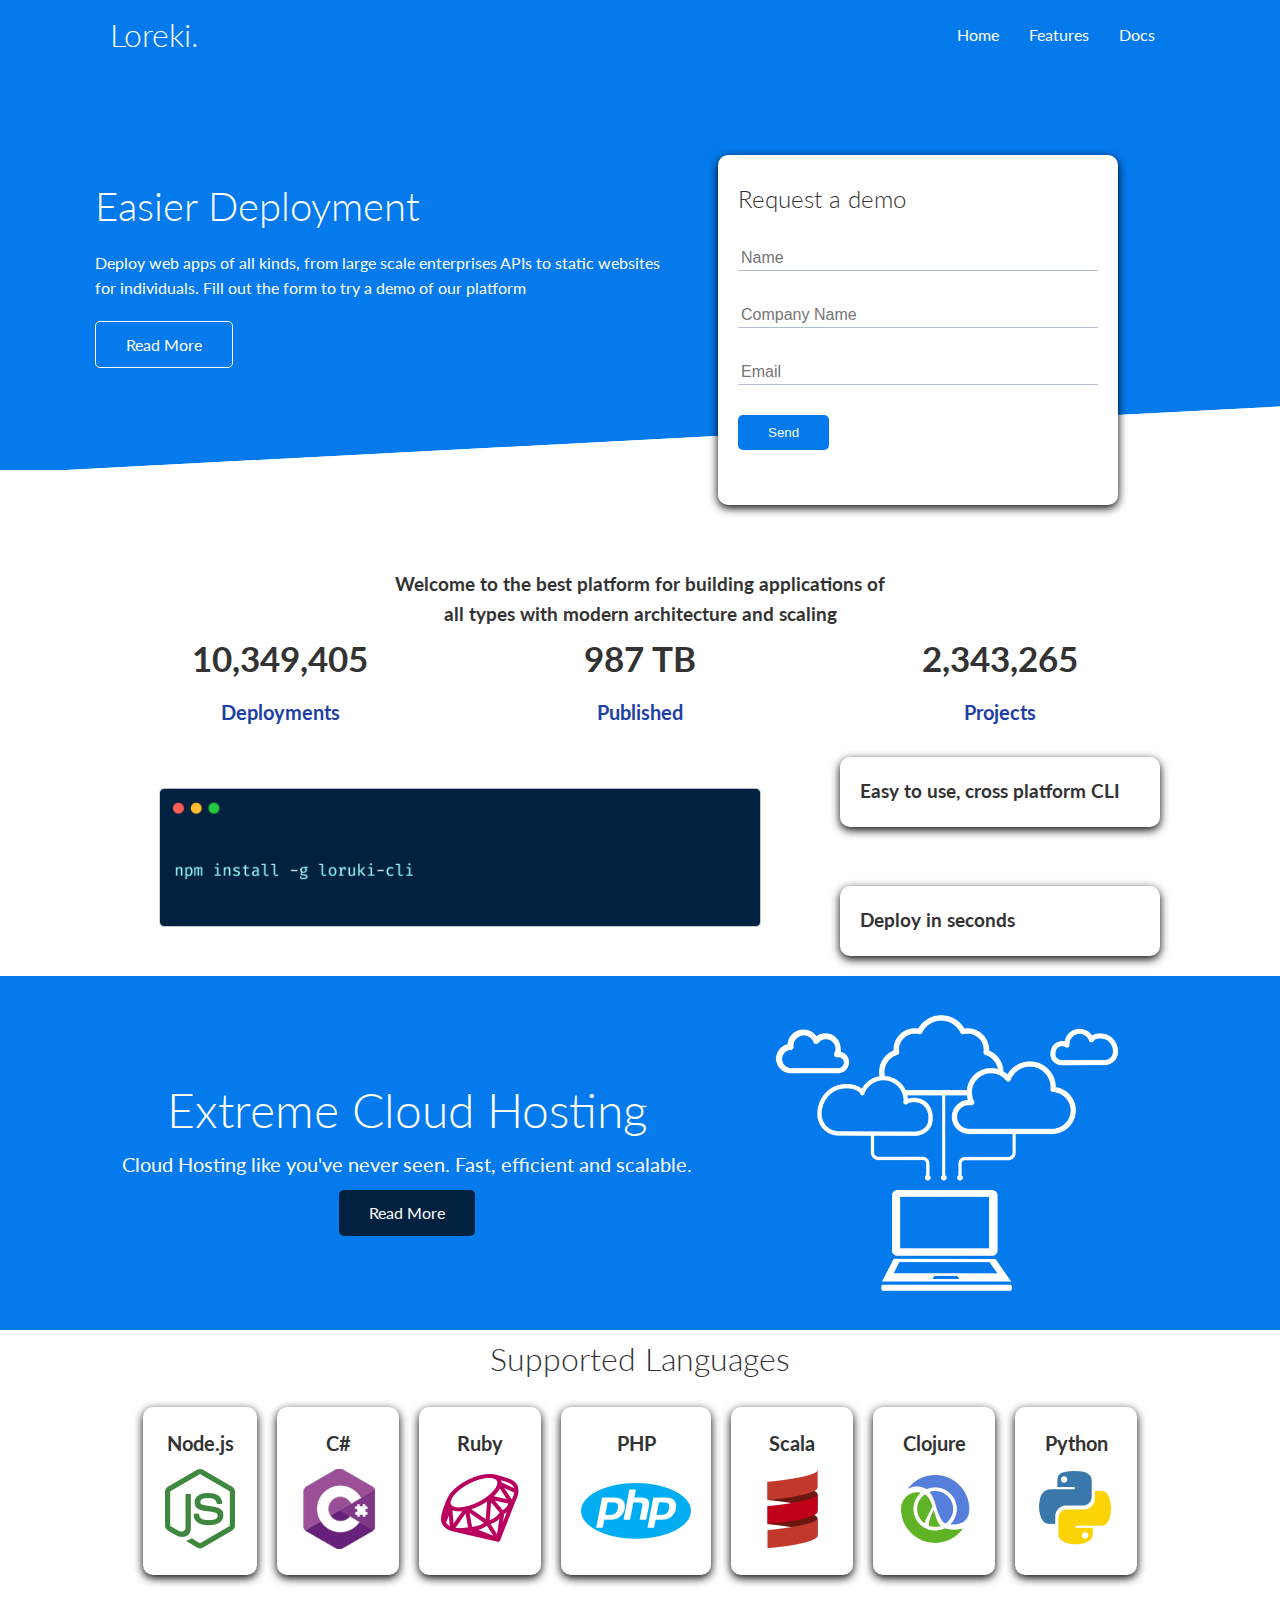
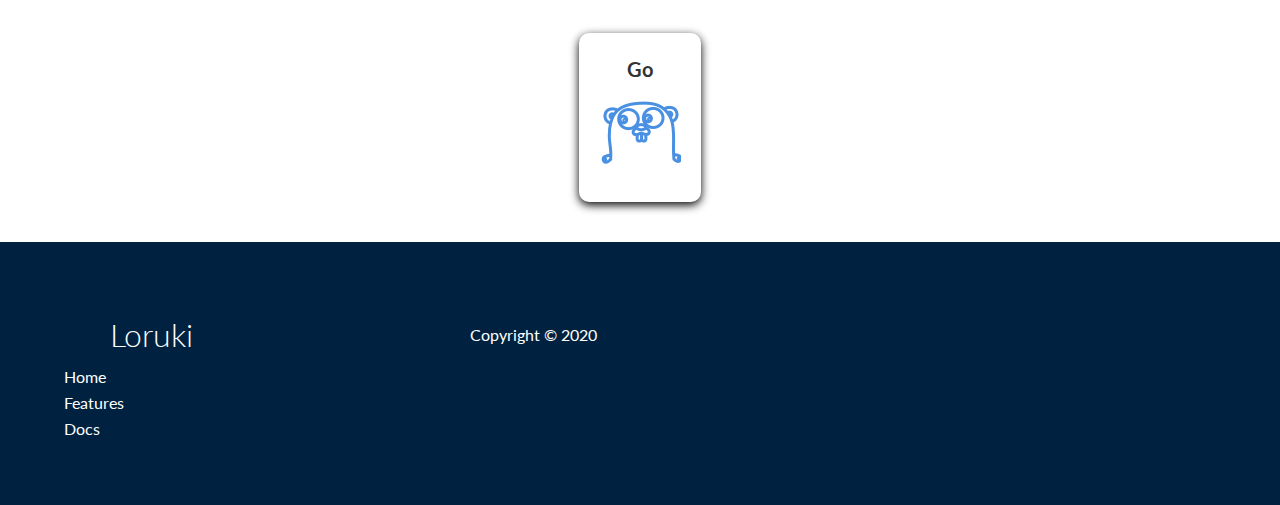
<file: index.html>
<!DOCTYPE html>
<html lang="en">

<head>
    <meta charset="UTF-8">
    <meta http-equiv="X-UA-Compatible" content="IE=edge">
    <meta name="viewport" content="width=device-width, initial-scale=1.0">
    <link rel="stylesheet" href="./style.css" type="text/css">
    <link rel="stylesheet" href="./utilities.css" type="text/css">
    <link rel="stylesheet" href="https://cdnjs.cloudflare.com/ajax/libs/font-awesome/6.0.0-beta3/css/all.min.css"

        integrity="sha512-Fo3rlrZj/k7ujTnHg4CGR2D7kSs0v4LLanw2qksYuRlEzO+tcaEPQogQ0KaoGN26/zrn20ImR1DfuLWnOo7aBA=="
        crossorigin="anonymous" referrerpolicy="no-referrer" />
    <title>Loruki | Cloud Hostig for Everyone</title>
</head>

<body>
    <!--Navbar-->
    <div class="navbar">
        <div class="container flex">
            <h1 class="logo">Loreki.</h1>
            <nav>
                <ul>
                    <li><a href="index.html">Home</a></li>
                    <li><a href="features.html">Features</a></li>
                    <li><a href="docs.html">Docs</a></li>
                </ul>
            </nav>
        </div>
    </div>

    <!-- Showcase -->
    <section class="showcase">
        <div class="container grid">
            <div class="showcase-text">
                <h1>Easier Deployment</h1>
                <p>Deploy web apps of all kinds, from large scale enterprises APIs to static websites for individuals.
                    Fill out the form to try a demo of our platform</p>
                <a href="features.html" class="btn btn-outline">Read More</a>
            </div>
            <div class="showcase-form card">
                <h2>Request a demo</h2>
                <form>
                    <div class="form-control">
                        <input type="text" name="name" placeholder="Name" required>
                    </div>
                    <div class="form-control">
                        <input type="text" name="company" placeholder="Company Name" required>
                    </div>
                    <div class="form-control">
                        <input type="email" name="email" placeholder="Email" required>
                    </div>
                    <input type="submit" value="Send" class="btn btn-primary">
                </form>
            </div>
        </div>
    </section>

    <!-- Stats -->
    <section class="stats">
        <div class="container">
            <h3 class="stats-heading text-center my-1">
                Welcome to the best platform for building applications of all types with modern architecture and scaling
            </h3>
            <div class="grid grid-3 text-center my-4">
                <div>
                    <i class="fas fa-server fa-3x"></i>
                    <h3>10,349,405</h3>
                    <p class="text-secondary">Deployments</p>
                </div>
                <div>   <i class="fas fa-upload fa-3x"></i>
                    <h3>987 TB</h3>
                    <p class="text-secondary">Published</p></div>
                <div>   <i class="fas fa-project-diagram fa-3x"></i>
                    <h3>2,343,265</h3>
                    <p class="text-secondary">Projects</p></div>
            </div>




        </div>
    </section>



    <!-- Cli -->
    <section class="cli">
        <div class="container grid">
            <img src="images/cli.png" alt="">
            <div class="card">
                <h3>Easy to use, cross platform CLI</h3>
            </div>
            <div class="card">
                <h3>Deploy in seconds</h3>
            </div>
        </div>
    </section>

    <!-- CLoud -->
    <section class="cloud bg-primary my-2 py-2">
        <div class="container grid">
            <div class="text-center">
              <h2 class="lg">Extreme Cloud Hosting</h2>
              <p class="lead my-1">Cloud Hosting like you've never seen.
                  Fast, efficient and scalable.
              </p>
              <a href="features.html" class="btn btn-dark">Read More</a>

            </div>
            <img src="images/cloud.png" alt="">
        </div>
    </section>

    <!-- Languages -->
    <section class="languages">
        <h2 class="md text-center my-2">
            Supported Languages
        </h2>
        <div class="container flex">
            <div class="card">
                <h4 class="Nodejsh4">Node.js</h4>
                <img src="images/logos/node.png" alt="">
            </div>
            <div class="card">
                <h4>C#</h4>
                <img src="images/logos/csharp.png" alt="">
            </div>
            <div class="card">
                <h4>Ruby</h4>
                <img src="images/logos/ruby.png" alt="">
            </div>
            <div class="card">
                <h4>PHP</h4>
                <img src="images/logos/php.png" alt="">
            </div>
            <div class="card">
                <h4>Scala</h4>
                <img src="images/logos/scala.png" alt="">
            </div>
            <div class="card">
                <h4>Clojure</h4>
                <img src="images/logos/clojure.png" alt="">
            </div>
            <div class="card">
                <h4>Python</h4>
                <img src="images/logos/python.png" alt="">
            </div>
            <div class="card">
                <h4>Go</h4>
                <img src="images/logos/go.png" alt="">
            </div>

        </div>
    </section>


<!-- Footer -->
<footer class="footer bg-dark py-5">
    <div class="container grid grid-3">
        <h1>Loruki</h1>
        <p>
            Copyright &copy; 2020
        </p>
    </div>
        <nav>
            <ul>
                <li><a href="index.html">Home</a></li>
                <li><a href="features.html">Features</a></li>
                <li><a href="docs.html">Docs</a></li>
            </ul>
        </nav>
        <div class="social">
            <a href="#"><i class="fab-fa-github fa-2x"></i></a>
            <a href="#"><i class="fab-fa-facebook fa-2x"></i></a>
            <a href="#"><i class="fab-fa-instagram fa-2x"></i></a>
            <a href="#"><i class="fab-fa-twitter fa-2x"></i></a>
        </div>

</footer>


</body>


</html>
</file>
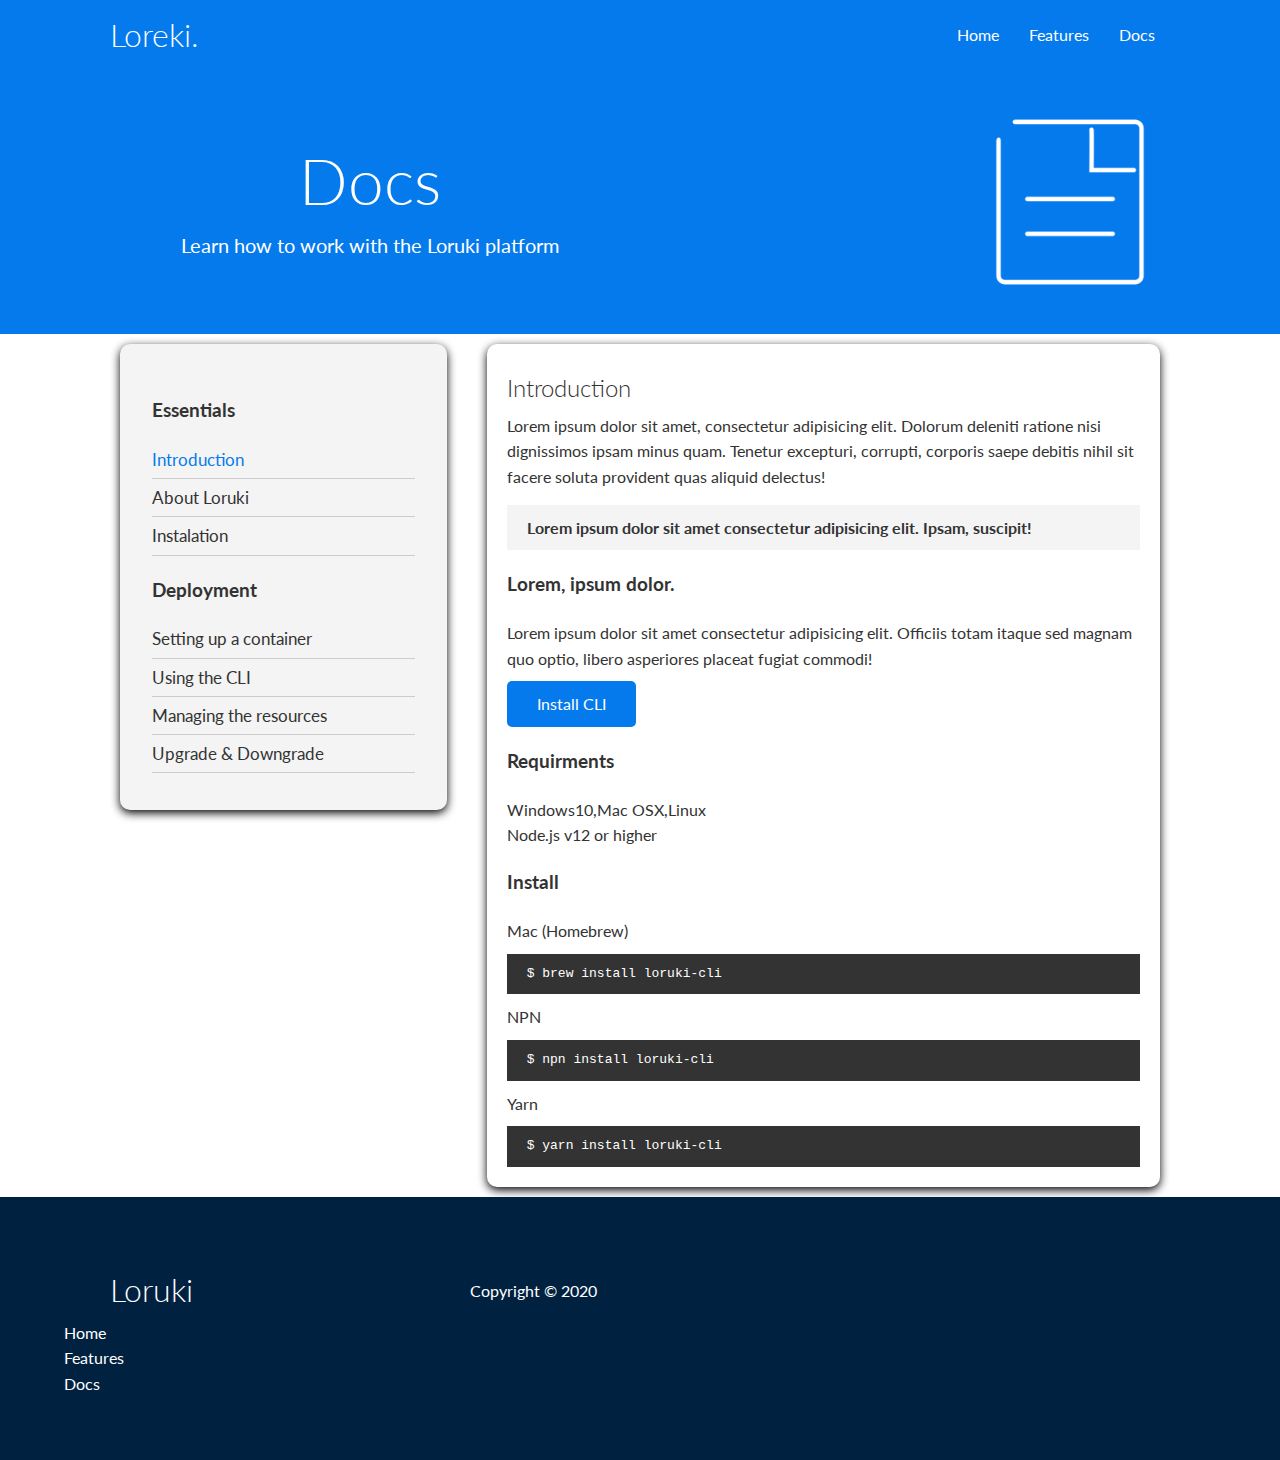
<file: docs.html>
<!DOCTYPE html>
<html lang="en">

<head>
    <meta charset="UTF-8">
    <meta http-equiv="X-UA-Compatible" content="IE=edge">
    <meta name="viewport" content="width=device-width, initial-scale=1.0">
    <link rel="stylesheet" href="./style.css" type="text/css">
    <link rel="stylesheet" href="./utilities.css" type="text/css">
    <link rel="stylesheet" href="https://cdnjs.cloudflare.com/ajax/libs/font-awesome/6.0.0-beta3/css/all.min.css"
        integrity="sha512-Fo3rlrZj/k7ujTnHg4CGR2D7kSs0v4LLanw2qksYuRlEzO+tcaEPQogQ0KaoGN26/zrn20ImR1DfuLWnOo7aBA=="
        crossorigin="anonymous" referrerpolicy="no-referrer" />
    <title>Loruki | Cloud Hostig for Everyone</title>
</head>

<body>
    <!--Navbar-->
    <div class="navbar">
        <div class="container flex">
            <h1 class="logo">Loreki.</h1>
            <nav>
                <ul>
                    <li><a href="index.html">Home</a></li>
                    <li><a href="features.html">Features</a></li>
                    <li><a href="docs.html">Docs</a></li>
                </ul>
            </nav>
        </div>
    </div>
    <!-- Head -->
    <section class="docs-head bg-primary py-3">
        <div class="container grid">
            <div>
                <h1 class="xl">Docs</h1>
                <p class="lead">Learn how to work with the Loruki platform</p>
            </div>
            <img src="images/docs.png" alt="">
        </div>
    </section>
    <!-- Docs Main -->
    <section class="docs-main my-4">
        <div class="container grid">
            <div class="card bg-light p-3">
                <h3 class="my-2">Essentials</h3>
                <nav>
                    <ul>
                        <li><a class="text-primary" href="#">Introduction</a></li>
                        <li><a href="#">About Loruki</a></li>
                        <li><a href="#">Instalation</a></li>
                    </ul>
                </nav>

                <h3 class="my-2">Deployment</h3>
                <nav>
                    <ul>
                        <li><a href="#">Setting up a container</a></li>
                        <li><a href="#">Using the CLI</a></li>
                        <li><a href="#">Managing the resources</a></li>
                        <li><a href="#">Upgrade & Downgrade</a></li>
                    </ul>
                </nav>
            </div>
            <div class="card">
                <h2>Introduction</h2>
                <p>Lorem ipsum dolor sit amet, consectetur adipisicing elit. Dolorum deleniti ratione nisi dignissimos
                    ipsam minus quam. Tenetur excepturi, corrupti, corporis saepe debitis nihil sit facere soluta
                    provident quas aliquid delectus!</p>
                <div class="alert alert-succes">
                    <i class="fas fas-info"></i> Lorem ipsum dolor sit amet consectetur adipisicing elit. Ipsam,
                    suscipit!
                </div>
                <h3>Lorem, ipsum dolor.</h3>
                <p>Lorem ipsum dolor sit amet consectetur adipisicing elit. Officiis totam itaque sed magnam quo optio,
                    libero asperiores placeat fugiat commodi!</p>
                    <a href="#" class="btn btn-primary">Install CLI</a>
                    <h3>Requirments</h3>
                    <ul>
                        <li>Windows10,Mac OSX,Linux</li>
                        <li>Node.js v12 or higher</li>
                    </ul>

                    <h3>Install</h3>
                    <p>Mac (Homebrew)</p>
                    <pre><code>$ brew install loruki-cli</code></pre>
                    <p>NPN</p>
                    <pre><code>$ npn install loruki-cli</code></pre>
                    <p>Yarn</p>
                    <pre><code>$ yarn install loruki-cli</code></pre>
            </div>

        </div>
    </section>

    <!-- Footer -->
    <footer class="footer bg-dark py-5">
        <div class="container grid grid-3">
            <h1>Loruki</h1>
            <p>
                Copyright &copy; 2020
            </p>
        </div>
        <nav>
            <ul>
                <li><a href="index.html">Home</a></li>
                <li><a href="features.html">Features</a></li>
                <li><a href="docs.html">Docs</a></li>
            </ul>
        </nav>
        <div class="social">
            <a href="#"><i class="fab-fa-github fa-2x"></i></a>
            <a href="#"><i class="fab-fa-facebook fa-2x"></i></a>
            <a href="#"><i class="fab-fa-instagram fa-2x"></i></a>
            <a href="#"><i class="fab-fa-twitter fa-2x"></i></a>
        </div>

    </footer>


</body>


</html>
</file>
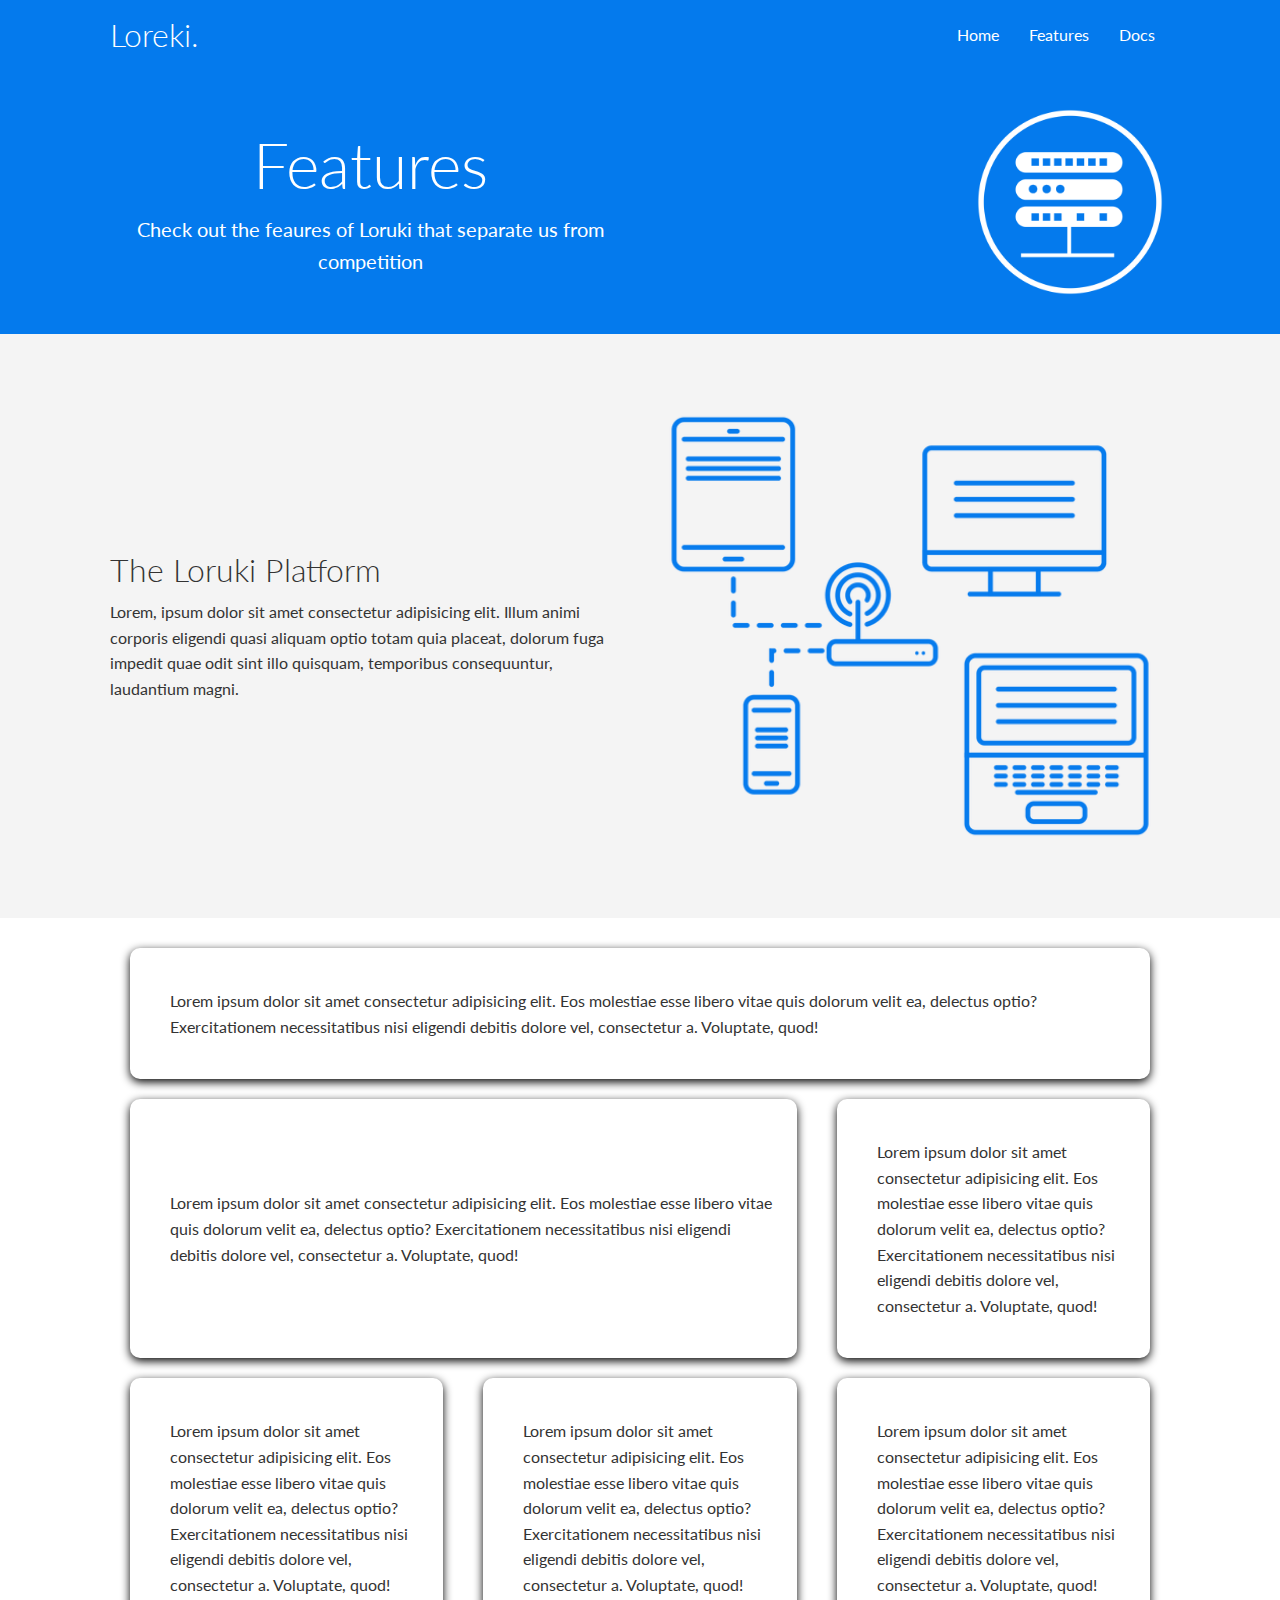
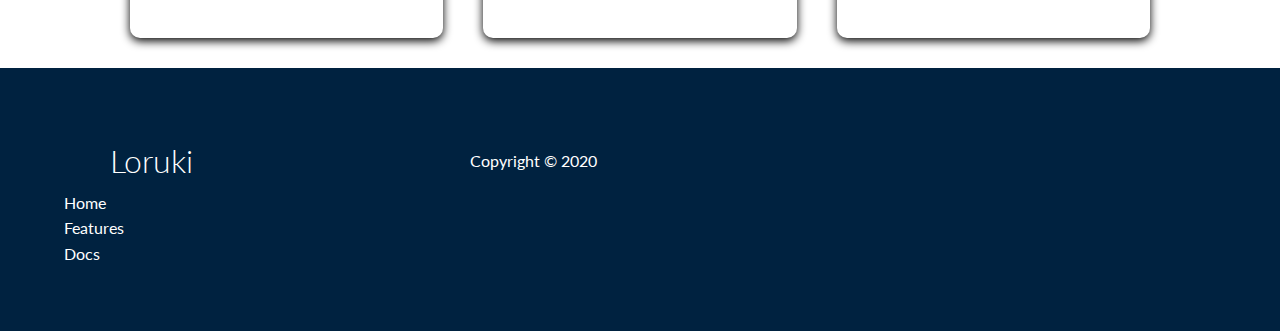
<file: features.html>
<!DOCTYPE html>
<html lang="en">

<head>
    <meta charset="UTF-8">
    <meta http-equiv="X-UA-Compatible" content="IE=edge">
    <meta name="viewport" content="width=device-width, initial-scale=1.0">
    <link rel="stylesheet" href="./style.css" type="text/css">
    <link rel="stylesheet" href="./utilities.css" type="text/css">
    <link rel="stylesheet" href="https://cdnjs.cloudflare.com/ajax/libs/font-awesome/6.0.0-beta3/css/all.min.css"
        integrity="sha512-Fo3rlrZj/k7ujTnHg4CGR2D7kSs0v4LLanw2qksYuRlEzO+tcaEPQogQ0KaoGN26/zrn20ImR1DfuLWnOo7aBA=="
        crossorigin="anonymous" referrerpolicy="no-referrer" />
    <title>Loruki | Cloud Hostig for Everyone</title>
</head>

<body>
    <!--Navbar-->
    <div class="navbar">
        <div class="container flex">
            <h1 class="logo">Loreki.</h1>
            <nav>
                <ul>
                    <li><a href="index.html">Home</a></li>
                    <li><a href="features.html">Features</a></li>
                    <li><a href="docs.html">Docs</a></li>
                </ul>
            </nav>
        </div>
    </div>
    <!-- Head -->
    <section class="features-head bg-primary py-3">
        <div class="container grid">
            <div>
                <h1 class="xl">Features</h1>
                <p class="lead">Check out the feaures of Loruki that separate us from competition</p>
            </div>
            <img src="images/server.png" alt="">
        </div>
    </section>

    <!-- Sub head -->
    <section class="features-sub-head bg-light py-3">
        <div class="container grid">
            <div>
                <h1 class="md">The Loruki Platform</h1>
                <p>Lorem, ipsum dolor sit amet consectetur adipisicing elit. Illum animi corporis eligendi
                    quasi aliquam optio totam quia placeat, dolorum fuga impedit quae odit sint illo quisquam,
                    temporibus consequuntur, laudantium magni.</p>
            </div>
            <img src="images/server2.png" alt="">
        </div>
    </section>

    <section class="features-main my-2">
        <div class="container grid grid-3">
            <div class="card flex">
                <i class="fas fa-server fa-3x"></i>
                <p>Lorem ipsum dolor sit amet consectetur adipisicing elit. Eos molestiae esse libero vitae quis
                    dolorum velit ea, delectus optio? Exercitationem necessitatibus nisi eligendi debitis dolore
                    vel, consectetur a. Voluptate, quod!</p>
            </div>
            <div class="card flex">
                <i class="fas fa-server fa-3x"></i>
                <p>Lorem ipsum dolor sit amet consectetur adipisicing elit. Eos molestiae esse libero vitae quis
                    dolorum velit ea, delectus optio? Exercitationem necessitatibus nisi eligendi debitis dolore
                    vel, consectetur a. Voluptate, quod!</p>
            </div>
            <div class="card flex">
                <i class="fas fa-server fa-3x"></i>
                <p>Lorem ipsum dolor sit amet consectetur adipisicing elit. Eos molestiae esse libero vitae quis
                    dolorum velit ea, delectus optio? Exercitationem necessitatibus nisi eligendi debitis dolore
                    vel, consectetur a. Voluptate, quod!</p>
            </div>
            <div class="card flex">
                <i class="fas fa-server fa-3x"></i>
                <p>Lorem ipsum dolor sit amet consectetur adipisicing elit. Eos molestiae esse libero vitae quis
                    dolorum velit ea, delectus optio? Exercitationem necessitatibus nisi eligendi debitis dolore
                    vel, consectetur a. Voluptate, quod!</p>
            </div>
            <div class="card flex">
                <i class="fas fa-server fa-3x"></i>
                <p>Lorem ipsum dolor sit amet consectetur adipisicing elit. Eos molestiae esse libero vitae quis
                    dolorum velit ea, delectus optio? Exercitationem necessitatibus nisi eligendi debitis dolore
                    vel, consectetur a. Voluptate, quod!</p>
            </div>
            <div class="card flex">
                <i class="fas fa-server fa-3x"></i>
                <p>Lorem ipsum dolor sit amet consectetur adipisicing elit. Eos molestiae esse libero vitae quis
                    dolorum velit ea, delectus optio? Exercitationem necessitatibus nisi eligendi debitis dolore
                    vel, consectetur a. Voluptate, quod!</p>
            </div>
        </div>
    </section>

    <!-- Footer -->
    <footer class="footer bg-dark py-5">
        <div class="container grid grid-3">
            <h1>Loruki</h1>
            <p>
                Copyright &copy; 2020
            </p>
        </div>
        <nav>
            <ul>
                <li><a href="index.html">Home</a></li>
                <li><a href="features.html">Features</a></li>
                <li><a href="docs.html">Docs</a></li>
            </ul>
        </nav>
        <div class="social">
            <a href="#"><i class="fab-fa-github fa-2x"></i></a>
            <a href="#"><i class="fab-fa-facebook fa-2x"></i></a>
            <a href="#"><i class="fab-fa-instagram fa-2x"></i></a>
            <a href="#"><i class="fab-fa-twitter fa-2x"></i></a>
        </div>

    </footer>


</body>


</html>
</file>
<file: style.css>
@import url('https://fonts.googleapis.com/css2?family=Lato:wght@300&display=swap');


:root {
    --primary-color: #047aed;
    --secondary-color: #1c3fa8;
    --dark-color: #002240;
    --light-color: #f4f4f4;
    --success-color: #5cb85c;
    --error-color: #d9534f;



}


* {

    box-sizing: border-box;
    padding: 0;
    margin: 0;

}

body {
    font-family: 'Lato' , sans-serif;
    color: #333;
    line-height: 1.6;
}

ul {
    list-style-type: none;
}


a {
    text-decoration: none;
    color: #333;
}

h1, h2 {
    font-weight: 300;
    line-height: 1.2;
    margin: 10px 0;
}

p {
    margin: 10px 0;
}

img {
    width: 100%;
}

code, pre {
    background: #333;
    color: #fff;
    padding: 10px;
}
/* Navbar */
.navbar {
    background-color: var(--primary-color);
    color:#fff;
    height: 70px;
}

.navbar ul {
    display: flex;
}

.navbar a {
    color: #fff;
    padding: 10px;
    margin:0 5px;
}

.navbar a:hover {
    border-bottom: 2px #fff solid;
}

.navbar .flex {
    justify-content: space-between;
}

/* Showcase */

.showcase {
    height: 400px;
    background-color:var(--primary-color) ;
    color: #fff;
    position: relative;
}

.showcase h1 {
    font-size: 40px;
}

.showcase p {
    margin: 20px 0;
}

.showcase .grid {
    gap: 30px;
    overflow: visible;
    grid-template-columns: 55% 45%;
}
.showcase-text {
    animation: slideInFromLeft 1s ease-in;
}

.showcase-form {
    position: relative;
    top: 60px;
    height: 350px;
    width: 400px;
    padding: 40px;
    z-index: 100;
    animation: slideInFromRight 1s ease-in;
}

.showcase-form .form-control {
    margin: 30px 0;
}

.showcase-form  input[type='text'],
.showcase-form input[type='email'] {
    border: 0;
    border-bottom: 1px solid #b4becb;
    width: 100%;
    padding: 3px;
    font-size: 16px;

}

.showcase-form input:focus {
    outline: none;
}

.showcase::before,
.showcase::after {
    content: '';
    position: absolute;
    height: 100px;
    bottom: -70px;
    right: 0;
    left: 0;
    background: #fff;
    transform: skewY(-3deg);
    -webkit-transform: skewY(-3deg);
    -moz-transform: skewY(-3deg);
    -ms-transform: skewY(-3deg);
}
/* Stats */
.stats {
    padding-top: 100px ;
    animation: slideInFromBottom 1s ease-in;
}

.stats-heading {
    max-width: 500px;
    margin: auto;
}

.stats .grid h3 {

    font-size: 35px;

}

.stats .grid p {
    font-size: 20px;
    font-weight: bold;
}

/* Cli */

.cli .grid {
    grid-template-columns: repeat(3, 1fr);
    grid-template-rows: repeat(2, 1fr);
}

.cli .grid > *:first-child {
grid-column: 1 / span 2;
grid-row: 1 / span 2;

}

/* Cloud */

.cloud .grid {
    grid-template-columns: 4fr 3fr;
}

/* Languages */

.languages .flex {
    flex-wrap: wrap;
}

.languages .card {

    text-align: center;
    margin: 18px 10px 40px;
    transition: transform 0.2s ease-in;

}

.languages .card h4 {

    font-size: 20px;
    margin-bottom: 10px;

}

.languages .card:hover {
    transform: translateY(-15px);
}

/* Features */
.features-head img , .docs-head img{

    width: 200px;
    justify-self: flex-end;
}
.features.sub-head img {
    width: 300px;
    justify-self: flex-end;
}

.features-main .card > i {
margin-right: 20px;
}

.features-main .grid {
    padding: 30px;
}

.features-main .grid > *:first-child {
    grid-column: 1 / span 3;


}
.features-main .grid > *:nth-child(2) {
    grid-column: 1 / span 2;

}
/* Docs */
.docs-main h3 {
    margin: 20px 0;
}

.docs-main .grid {
    grid-template-columns: 1fr 2fr;
    align-items: flex-start;
}

.docs-main nav li {
    font-size: 17px;
    padding-bottom: 5px;
    margin-bottom: 5px;
    border-bottom: 1px #ccc solid;
}

.docs-main a:hover {
    font-weight: bold;
}

/* Footer */
.footer.social a {
    margin: 0 10px;
}
    .features-head,
    .features.sub-head,
    .docs-head{
        text-align: center;
    }

    /* Animations */
    @keyframes slideInFromLeft {
        0% {
            transform: translateX(-100%);
        }
        100% {
            transform: translateX(0);
        }
    }
    @keyframes slideInFromRight {
        0% {
            transform: translateX(100%);
        }
        100% {
            transform: translateX(0);
        }
    }
    @keyframes slideInFromTop {
        0% {
            transform: translateY(-100%);
        }
        100% {
            transform: translateX(0);
        }
    }
    @keyframes slideInFromBottom {
        0% {
            transform: translateY(100%);
        }
        100% {
            transform: translateX(0);
        }
    }



/* Tablet and Under */
@media(max-width: 768px) {
    .grid,
    .showcase .grid,
    .stats .grid,
    .cli .grid,
    .cloud .grid,
    .features-main .grid,
    .docs-main .grid {
        grid-template-columns: 1fr;
        grid-template-rows: 1fr;
    }

.showcase {
    height: auto;
}
.showcase-text {
    text-align: center;
    margin-top: 40px;
}

.showcase-form {
    justify-self: center;
    margin: auto;
}
.cli .grid > *:first-child {
    grid-column: 1;
    grid-row: 1;
    
    }

    .features-head,
    .features.sub-head,
    .docs-head{
        text-align: center;
    }
    .features-head img,
    .features.sub-head img,
    .docs-head img {
        justify-self: center;
    }

    .features-main .grid >*:first-child,
    .features-main .grid >*:nth-child(2) {
        grid-column: 1;
    }


}
/* Mobile */
@media(max-width:500px) {
    .navbar {
        height: 110px;
    }
    .navbar .flex {
        flex-direction: column;
    }

    .navbar ul {
        padding: 10px;
        background-color: rgba(0, 0, 0,0.1);
    }
}
</file>
<file: utilities.css>
.container {
    max-width: 1100px;
    margin: 0 auto;
    overflow: auto;
    padding: 0 20px;
}

.card {
    background-color: #fff;
    color: #333;
    border-radius: 10px;
    box-shadow: 0 3px 10px rgba(0, 0, 0);
    padding: 20px;
    margin: 10px;
}

.btn {
    display: inline-block;
    padding: 10px 30px;
    cursor: pointer;
    background: var(--primary-color);
    color: #fff;
    border: none;
    border-radius: 5px;
}

.btn-outline {
    background-color: transparent;
    border: 1px #fff solid;
}

.btn:hover {
    transform: scale(0.98);
}

/* Backgrounds & colored buttons */

.bg-primary,
 .btn-primary {
    background-color: var(--primary-color);
    color: #fff;
}
.bg-secondary,
 .btn-secondary {
    background-color: var(--secondary-color);
    color: #fff;
}

.bg-dark,
 .btn-dark {
    background-color: var(--dark-color);
    color: #fff;
}

.bg-light,
 .btn-light {
    background-color: var(--light-color);
    color: #333;
}
.bg-primary a,
 .btn-primary a,
 .bg-secondary a,
 .btn-secondary a,
 .bg-dark a,
 .btn-dark a {
    color: #fff;
 }

 /* Text colors */

 .text-primary
 {
    color: var(--primary-color);
    
}
.text-secondary
 {
    color: var(--secondary-color);
    
}

.text-dark {
    color: var(--dark-color);
    
}

.text-light {
    color: var(--light-color);
  ;
}

/* Text sizes */
.lead {
    font-size: 20px;
}

.sm {
    font-size: 1rem;
}

.md {
    font-size: 2rem;
}
.lg {
font-size: 3rem;
}
.xl {
    font-size: 4rem;
}

.text-center {
    text-align: center;
}
/* Alert */
.alert {
    background-color: var(--light-color);
    padding: 10px 20px;
    font-weight: bold;
    margin: 15px 0;
}
.alert.i {
    margin-right: 10px;
}
.alert-success {
    background-color: var(--success-color);
    color: #fff;
}
.alert-error {
    background-color: var(--error-color);
    color: #fff;
}


.flex {
    display: flex;
    justify-content:center;
    align-items: center;
    height: 100%;
}

.grid {
    display: grid;
    grid-template-columns: repeat(2, 1fr);
    gap: 20px;
    justify-content: center;
    align-items: center;
    height: 100%;
}

.grid-3 {
    grid-template-columns: repeat(3, 1fr);
}

/* Margin */
.p-1 {
    padding: 1rem;
}
.p-2 {
    padding: 1.5rem;
}
.p-3 {
    padding: 2rem;
}
.p-4 {
    padding: 3rem;
}
.p-5 {
    padding: 4rem;
}

/* Padding */
.py-1 {
    padding: 1rem;
}
.py-2 {
    padding: 1.5rem;
}
.py-3 {
    padding: 2rem;
}
.py-4 {
    padding: 3rem;
}
.py-5 {
    padding: 4rem;
}
/* Margin */
.p-1 {
    padding: 1rem;
}
.p-2 {
    padding: 1.5rem;
}
.p-3 {
    padding: 2rem;
}
.p-4 {
    padding: 3rem;
}
.p-5 {
    padding: 4rem;
}
</file>
